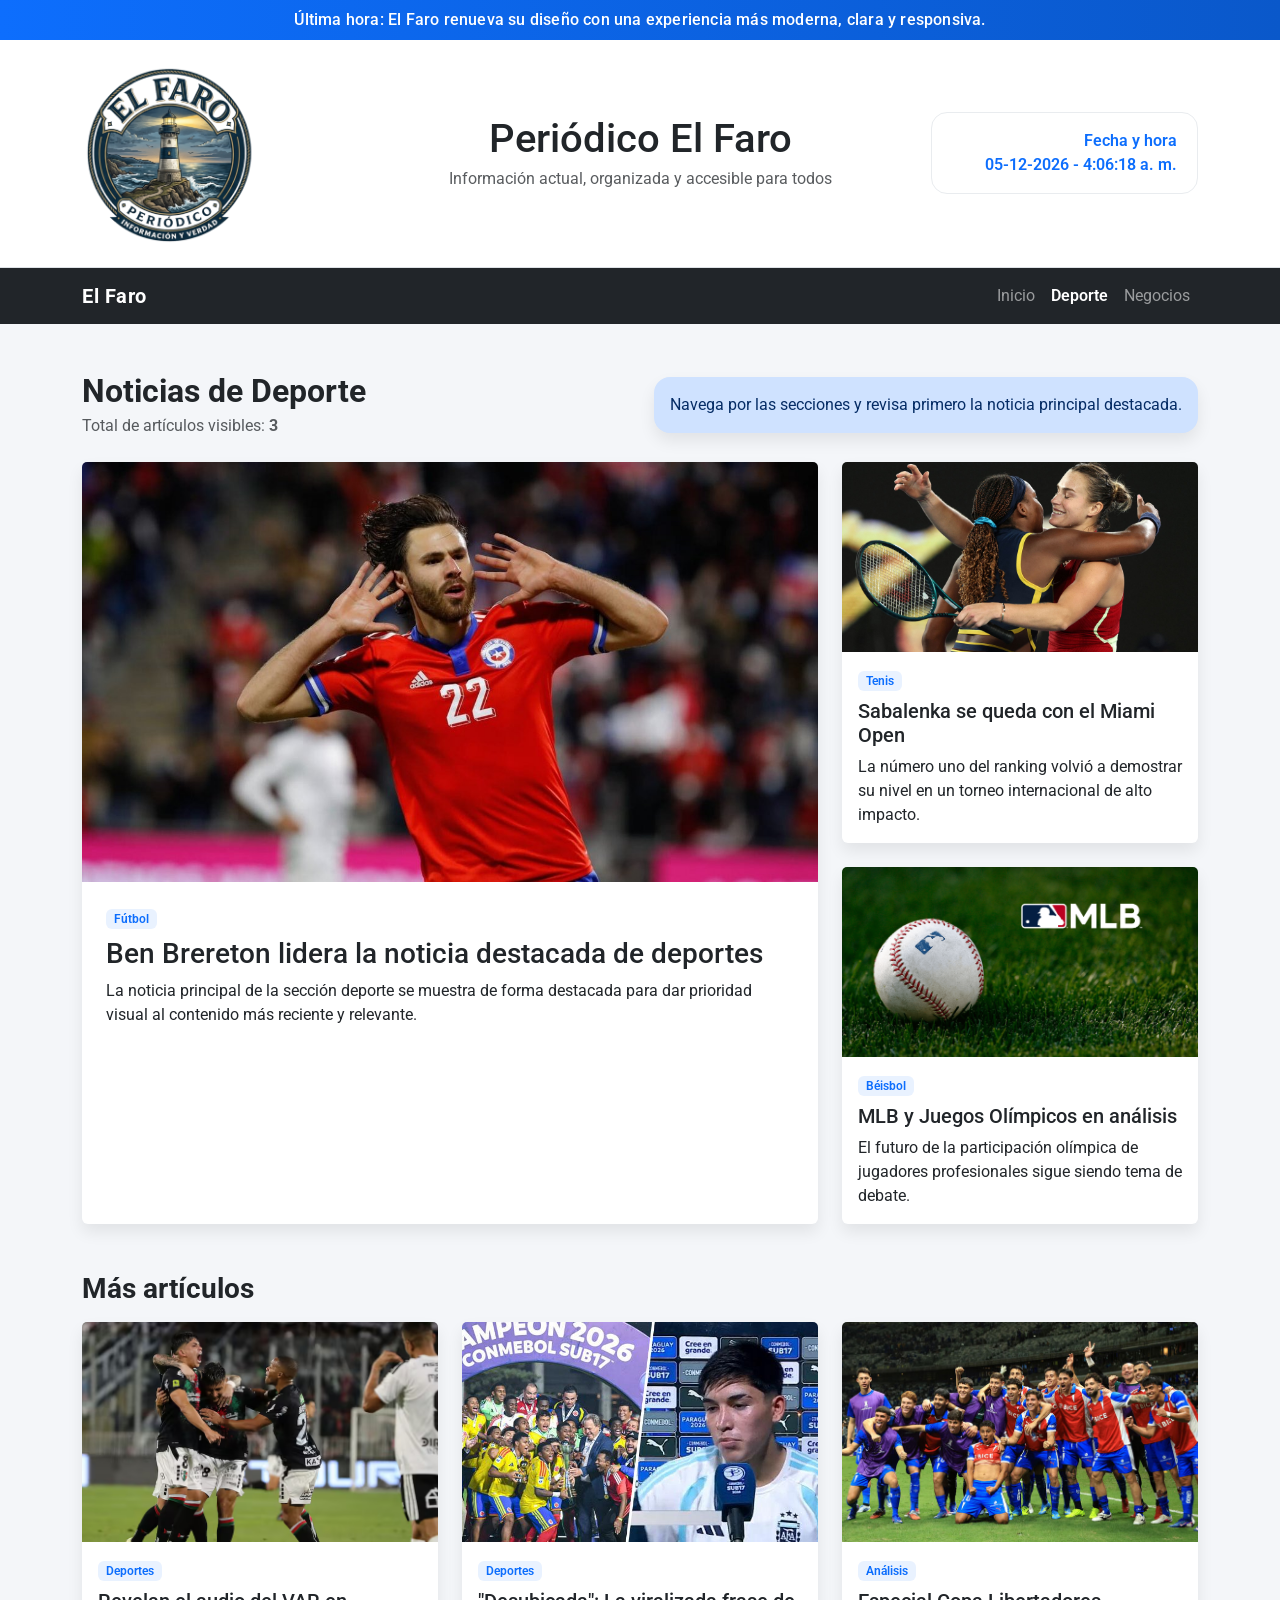
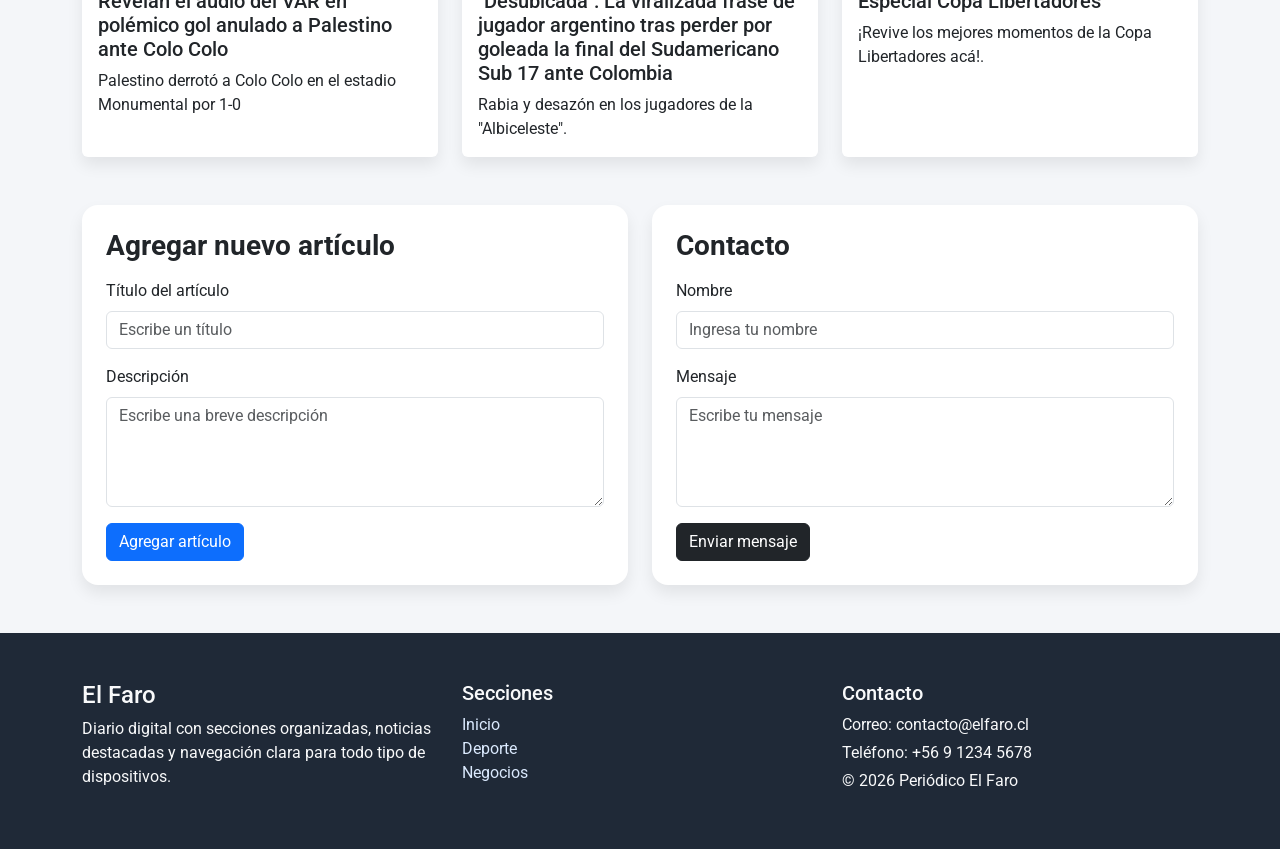
<file: deporte.html>
<!DOCTYPE html>
<html lang="es">
<head>
  <meta charset="UTF-8">
  <meta name="viewport" content="width=device-width, initial-scale=1">
  <title>El Faro - Deporte</title>
  <link rel="preconnect" href="https://fonts.googleapis.com">
  <link rel="preconnect" href="https://fonts.gstatic.com" crossorigin>
  <link href="https://fonts.googleapis.com/css2?family=Roboto:wght@400;500;700&display=swap" rel="stylesheet">
  <link href="https://cdn.jsdelivr.net/npm/bootstrap@5.3.3/dist/css/bootstrap.min.css" rel="stylesheet">
  <link rel="stylesheet" href="styles.css">
</head>
<body>
  <div class="top-alert py-2 text-center">
    Última hora: El Faro renueva su diseño con una experiencia más moderna, clara y responsiva.
  </div>

  <header class="site-header py-4">
    <div class="container">
      <div class="row align-items-center g-3">
        <div class="col-md-3 text-center text-md-start">
          <img src="faro.png" alt="Logo El Faro" class="logo-img img-fluid">
        </div>
        <div class="col-md-6 text-center">
          <h1 class="mb-1">Periódico El Faro</h1>
          <p class="mb-0 text-muted">Información actual, organizada y accesible para todos</p>
        </div>
        <div class="col-md-3 text-center text-md-end">
          <div class="info-box reloj-box">
            <div>Fecha y hora</div>
            <div id="reloj">Cargando...</div>
          </div>
        </div>
      </div>
    </div>
  </header>

  <nav class="navbar navbar-expand-lg navbar-dark bg-dark sticky-top">
    <div class="container">
      <a class="navbar-brand" href="index.html">El Faro</a>
      <button class="navbar-toggler" type="button" data-bs-toggle="collapse" data-bs-target="#menuPrincipal" aria-controls="menuPrincipal" aria-expanded="false" aria-label="Mostrar menú">
        <span class="navbar-toggler-icon"></span>
      </button>
      <div class="collapse navbar-collapse" id="menuPrincipal">
        <ul class="navbar-nav ms-auto">
          <li class="nav-item"><a class="nav-link " href="index.html">Inicio</a></li>
          <li class="nav-item"><a class="nav-link active fw-semibold" href="deporte.html">Deporte</a></li>
          <li class="nav-item"><a class="nav-link " href="negocios.html">Negocios</a></li>
        </ul>
      </div>
    </div>
  </nav>

  <main>
    <section class="container py-5">
      <div class="d-flex flex-column flex-lg-row justify-content-between align-items-lg-center mb-4 gap-3">
        <div>
          <h2 class="section-title mb-1">Noticias de Deporte</h2>
          <p class="text-muted mb-0">Total de artículos visibles: <strong id="contador">0</strong></p>
        </div>
        <div class="alert alert-primary mb-0 custom-shadow notice-card">
          Navega por las secciones y revisa primero la noticia principal destacada.
        </div>
      </div>

      <div class="row g-4">
        <div class="col-lg-8">
          <article class="card hero-card border-0 custom-shadow h-100">
            <img src="benbrereton.jpg" class="card-img-top" alt="Ben Brereton lidera la noticia destacada de deportes">
            <div class="card-body p-4">
              <span class="badge badge-category mb-2">Fútbol</span>
              <h3 class="card-title">Ben Brereton lidera la noticia destacada de deportes</h3>
              <p class="card-text">La noticia principal de la sección deporte se muestra de forma destacada para dar prioridad visual al contenido más reciente y relevante.</p>
            </div>
          </article>
        </div>
        <div class="col-lg-4">
          <div class="row g-4">
            <div class="col-sm-6 col-lg-12">
              
        <div class="card side-card h-100 custom-shadow border-0">
          <img src="arynavscoco.jpg" class="card-img-top" alt="Sabalenka se queda con el Miami Open">
          <div class="card-body">
            <span class="badge badge-category mb-2">Tenis</span>
            <h5 class="card-title">Sabalenka se queda con el Miami Open</h5>
            <p class="card-text">La número uno del ranking volvió a demostrar su nivel en un torneo internacional de alto impacto.</p>
          </div>
        </div>
        
            </div>
            <div class="col-sm-6 col-lg-12">
              
        <div class="card side-card h-100 custom-shadow border-0">
          <img src="mlb.png" class="card-img-top" alt="MLB y Juegos Olímpicos en análisis">
          <div class="card-body">
            <span class="badge badge-category mb-2">Béisbol</span>
            <h5 class="card-title">MLB y Juegos Olímpicos en análisis</h5>
            <p class="card-text">El futuro de la participación olímpica de jugadores profesionales sigue siendo tema de debate.</p>
          </div>
        </div>
        
            </div>
          </div>
        </div>
      </div>
    </section>

    <section class="container mb-5">
      <h3 class="section-title">Más artículos</h3>
      <div class="row g-4" id="contenedor-articulos">
        
        <div class="col-md-6 col-lg-4 article-item">
          <article class="card h-100 custom-shadow article-card border-0">
            <img src="palestino.avif" class="card-img-top" alt="Cobertura deportiva organizada">
            <div class="card-body">
              <span class="badge badge-category mb-2">Deportes</span>
              <h5 class="card-title">Revelan el audio del VAR en polémico gol anulado a Palestino ante Colo Colo</h5>
              <p class="card-text">Palestino derrotó a Colo Colo en el estadio Monumental por 1-0</p>
            </div>
          </article>
        </div>
        
        <div class="col-md-6 col-lg-4 article-item">
          <article class="card h-100 custom-shadow article-card border-0">
            <img src="sudamericano.jpg" class="card-img-top" alt="Responsividad en móviles y tablets">
            <div class="card-body">
              <span class="badge badge-category mb-2">Deportes</span>
              <h5 class="card-title">"Desubicada": La viralizada frase de jugador argentino tras perder por goleada la final del Sudamericano Sub 17 ante Colombia</h5>
              <p class="card-text">Rabia y desazón en los jugadores de la "Albiceleste".</p>
            </div>
          </article>
        </div>
        
        <div class="col-md-6 col-lg-4 article-item">
          <article class="card h-100 custom-shadow article-card border-0">
            <img src="libertadores.jpg" class="card-img-top" alt="Diseño más moderno para lectores">
            <div class="card-body">
              <span class="badge badge-category mb-2">Análisis</span>
              <h5 class="card-title">Especial Copa Libertadores</h5>
              <p class="card-text">¡Revive los mejores momentos de la Copa Libertadores acá!.</p>
            </div>
          </article>
        </div>
        
      </div>
    </section>

    

    <section class="container my-5 form-section">
      <div class="row g-4">
        <div class="col-lg-6">
          <div class="card h-100 custom-shadow">
            <div class="card-body p-4">
              <h3 class="section-title">Agregar nuevo artículo</h3>
              <div class="mb-3">
                <label for="titulo" class="form-label">Título del artículo</label>
                <input type="text" id="titulo" class="form-control" placeholder="Escribe un título">
              </div>
              <div class="mb-3">
                <label for="descripcion" class="form-label">Descripción</label>
                <textarea id="descripcion" class="form-control" rows="4" placeholder="Escribe una breve descripción"></textarea>
              </div>
              <button id="btn-agregar" class="btn btn-primary">Agregar artículo</button>
            </div>
          </div>
        </div>

        <div class="col-lg-6">
          <div class="card h-100 custom-shadow">
            <div class="card-body p-4">
              <h3 class="section-title">Contacto</h3>
              <div class="mb-3">
                <label for="nombre" class="form-label">Nombre</label>
                <input type="text" id="nombre" class="form-control" placeholder="Ingresa tu nombre">
              </div>
              <div class="mb-3">
                <label for="mensaje" class="form-label">Mensaje</label>
                <textarea id="mensaje" class="form-control" rows="4" placeholder="Escribe tu mensaje"></textarea>
              </div>
              <button id="btn-contacto" class="btn btn-dark">Enviar mensaje</button>
            </div>
          </div>
        </div>
      </div>
    </section>
  </main>

  <footer class="footer-large mt-5 py-5">
    <div class="container">
      <div class="row g-4">
        <div class="col-md-4">
          <h4>El Faro</h4>
          <p class="mb-0">Diario digital con secciones organizadas, noticias destacadas y navegación clara para todo tipo de dispositivos.</p>
        </div>
        <div class="col-md-4">
          <h5>Secciones</h5>
          <ul class="list-unstyled">
            <li><a href="index.html">Inicio</a></li>
            <li><a href="deporte.html">Deporte</a></li>
            <li><a href="negocios.html">Negocios</a></li>
          </ul>
        </div>
        <div class="col-md-4">
          <h5>Contacto</h5>
          <p class="mb-1">Correo: contacto@elfaro.cl</p>
          <p class="mb-1">Teléfono: +56 9 1234 5678</p>
          <p class="mb-0">© 2026 Periódico El Faro</p>
        </div>
      </div>
    </div>
  </footer>

  <script src="https://cdn.jsdelivr.net/npm/bootstrap@5.3.3/dist/js/bootstrap.bundle.min.js"></script>
  <script src="script.js"></script>
</body>
</html>
</file>
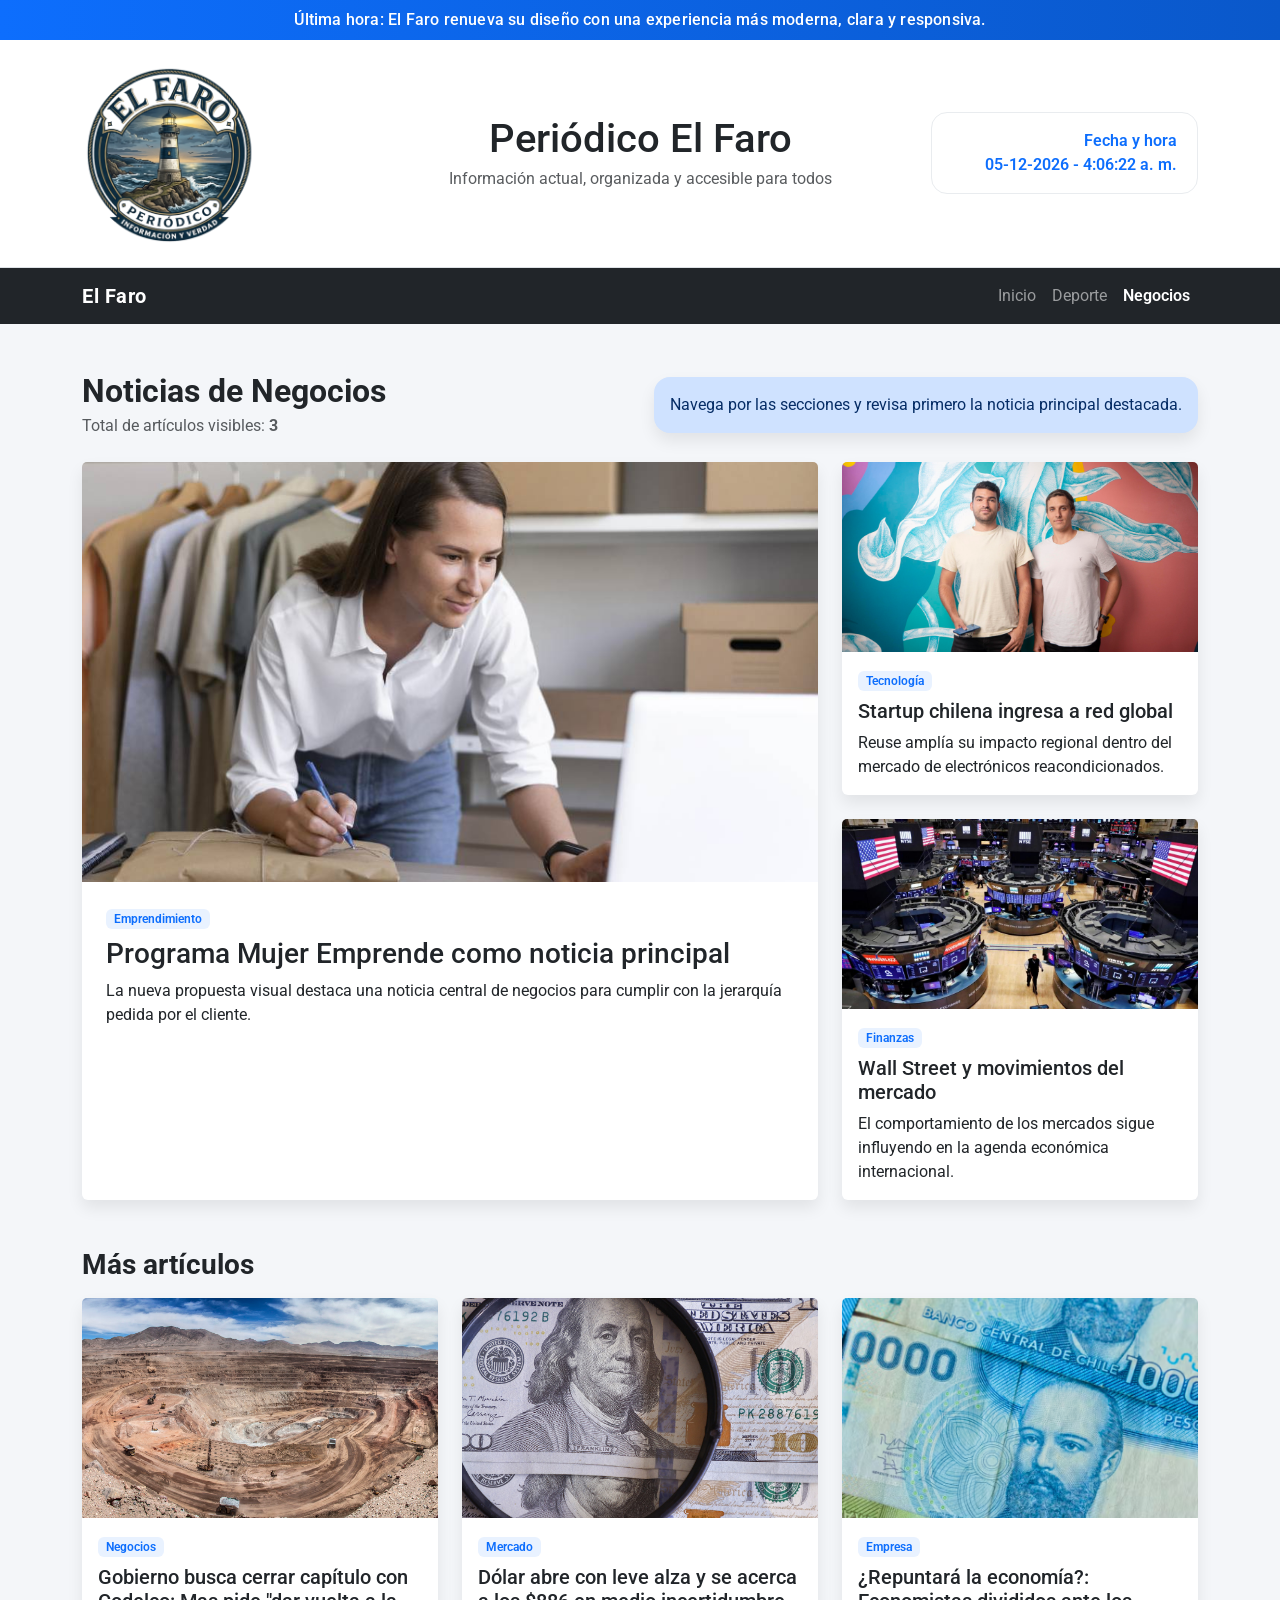
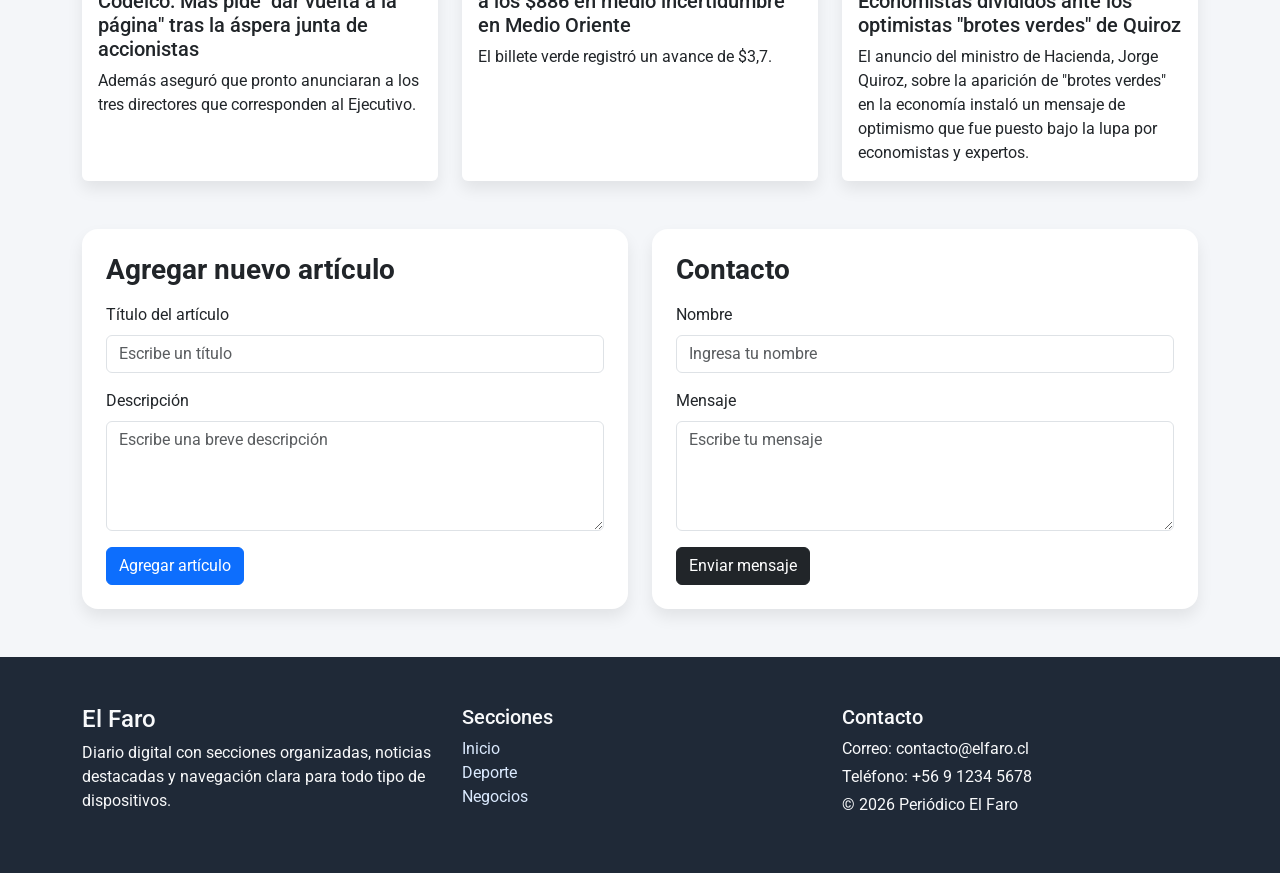
<file: negocios.html>
<!DOCTYPE html>
<html lang="es">
<head>
  <meta charset="UTF-8">
  <meta name="viewport" content="width=device-width, initial-scale=1">
  <title>El Faro - Negocios</title>
  <link rel="preconnect" href="https://fonts.googleapis.com">
  <link rel="preconnect" href="https://fonts.gstatic.com" crossorigin>
  <link href="https://fonts.googleapis.com/css2?family=Roboto:wght@400;500;700&display=swap" rel="stylesheet">
  <link href="https://cdn.jsdelivr.net/npm/bootstrap@5.3.3/dist/css/bootstrap.min.css" rel="stylesheet">
  <link rel="stylesheet" href="styles.css">
</head>
<body>
  <div class="top-alert py-2 text-center">
    Última hora: El Faro renueva su diseño con una experiencia más moderna, clara y responsiva.
  </div>

  <header class="site-header py-4">
    <div class="container">
      <div class="row align-items-center g-3">
        <div class="col-md-3 text-center text-md-start">
          <img src="faro.png" alt="Logo El Faro" class="logo-img img-fluid">
        </div>
        <div class="col-md-6 text-center">
          <h1 class="mb-1">Periódico El Faro</h1>
          <p class="mb-0 text-muted">Información actual, organizada y accesible para todos</p>
        </div>
        <div class="col-md-3 text-center text-md-end">
          <div class="info-box reloj-box">
            <div>Fecha y hora</div>
            <div id="reloj">Cargando...</div>
          </div>
        </div>
      </div>
    </div>
  </header>

  <nav class="navbar navbar-expand-lg navbar-dark bg-dark sticky-top">
    <div class="container">
      <a class="navbar-brand" href="index.html">El Faro</a>
      <button class="navbar-toggler" type="button" data-bs-toggle="collapse" data-bs-target="#menuPrincipal" aria-controls="menuPrincipal" aria-expanded="false" aria-label="Mostrar menú">
        <span class="navbar-toggler-icon"></span>
      </button>
      <div class="collapse navbar-collapse" id="menuPrincipal">
        <ul class="navbar-nav ms-auto">
          <li class="nav-item"><a class="nav-link " href="index.html">Inicio</a></li>
          <li class="nav-item"><a class="nav-link " href="deporte.html">Deporte</a></li>
          <li class="nav-item"><a class="nav-link active fw-semibold" href="negocios.html">Negocios</a></li>
        </ul>
      </div>
    </div>
  </nav>

  <main>
    <section class="container py-5">
      <div class="d-flex flex-column flex-lg-row justify-content-between align-items-lg-center mb-4 gap-3">
        <div>
          <h2 class="section-title mb-1">Noticias de Negocios</h2>
          <p class="text-muted mb-0">Total de artículos visibles: <strong id="contador">0</strong></p>
        </div>
        <div class="alert alert-primary mb-0 custom-shadow notice-card">
          Navega por las secciones y revisa primero la noticia principal destacada.
        </div>
      </div>

      <div class="row g-4">
        <div class="col-lg-8">
          <article class="card hero-card border-0 custom-shadow h-100">
            <img src="mujeremprende.jpg" class="card-img-top" alt="Programa Mujer Emprende como noticia principal">
            <div class="card-body p-4">
              <span class="badge badge-category mb-2">Emprendimiento</span>
              <h3 class="card-title">Programa Mujer Emprende como noticia principal</h3>
              <p class="card-text">La nueva propuesta visual destaca una noticia central de negocios para cumplir con la jerarquía pedida por el cliente.</p>
            </div>
          </article>
        </div>
        <div class="col-lg-4">
          <div class="row g-4">
            <div class="col-sm-6 col-lg-12">
              
        <div class="card side-card h-100 custom-shadow border-0">
          <img src="startup.png" class="card-img-top" alt="Startup chilena ingresa a red global">
          <div class="card-body">
            <span class="badge badge-category mb-2">Tecnología</span>
            <h5 class="card-title">Startup chilena ingresa a red global</h5>
            <p class="card-text">Reuse amplía su impacto regional dentro del mercado de electrónicos reacondicionados.</p>
          </div>
        </div>
        
            </div>
            <div class="col-sm-6 col-lg-12">
              
        <div class="card side-card h-100 custom-shadow border-0">
          <img src="wallstreet.jpg" class="card-img-top" alt="Wall Street y movimientos del mercado">
          <div class="card-body">
            <span class="badge badge-category mb-2">Finanzas</span>
            <h5 class="card-title">Wall Street y movimientos del mercado</h5>
            <p class="card-text">El comportamiento de los mercados sigue influyendo en la agenda económica internacional.</p>
          </div>
        </div>
        
            </div>
          </div>
        </div>
      </div>
    </section>

    <section class="container mb-5">
      <h3 class="section-title">Más artículos</h3>
      <div class="row g-4" id="contenedor-articulos">
        
        <div class="col-md-6 col-lg-4 article-item">
          <article class="card h-100 custom-shadow article-card border-0">
            <img src="codelco.jpg" class="card-img-top" alt="Organización visual de noticias económicas">
            <div class="card-body">
              <span class="badge badge-category mb-2">Negocios</span>
              <h5 class="card-title">Gobierno busca cerrar capítulo con Codelco: Mas pide "dar vuelta a la página" tras la áspera junta de accionistas</h5>
              <p class="card-text">Además aseguró que pronto anunciaran a los tres directores que corresponden al Ejecutivo.</p>
            </div>
          </article>
        </div>
        
        <div class="col-md-6 col-lg-4 article-item">
          <article class="card h-100 custom-shadow article-card border-0">
            <img src="dolar.jpg" class="card-img-top" alt="Uso de framework para mejorar interfaz">
            <div class="card-body">
              <span class="badge badge-category mb-2">Mercado</span>
              <h5 class="card-title">Dólar abre con leve alza y se acerca a los $886 en medio incertidumbre en Medio Oriente</h5>
              <p class="card-text">El billete verde registró un avance de $3,7.</p>
            </div>
          </article>
        </div>
        
        <div class="col-md-6 col-lg-4 article-item">
          <article class="card h-100 custom-shadow article-card border-0">
            <img src="repunte.avif" class="card-img-top" alt="Footer ampliado con mejor información">
            <div class="card-body">
              <span class="badge badge-category mb-2">Empresa</span>
              <h5 class="card-title">¿Repuntará la economía?: Economistas divididos ante los optimistas "brotes verdes" de Quiroz</h5>
              <p class="card-text">El anuncio del ministro de Hacienda, Jorge Quiroz, sobre la aparición de "brotes verdes" en la economía instaló un mensaje de optimismo que fue puesto bajo la lupa por economistas y expertos.</p>
            </div>
          </article>
        </div>
        
      </div>
    </section>

    

    <section class="container my-5 form-section">
      <div class="row g-4">
        <div class="col-lg-6">
          <div class="card h-100 custom-shadow">
            <div class="card-body p-4">
              <h3 class="section-title">Agregar nuevo artículo</h3>
              <div class="mb-3">
                <label for="titulo" class="form-label">Título del artículo</label>
                <input type="text" id="titulo" class="form-control" placeholder="Escribe un título">
              </div>
              <div class="mb-3">
                <label for="descripcion" class="form-label">Descripción</label>
                <textarea id="descripcion" class="form-control" rows="4" placeholder="Escribe una breve descripción"></textarea>
              </div>
              <button id="btn-agregar" class="btn btn-primary">Agregar artículo</button>
            </div>
          </div>
        </div>

        <div class="col-lg-6">
          <div class="card h-100 custom-shadow">
            <div class="card-body p-4">
              <h3 class="section-title">Contacto</h3>
              <div class="mb-3">
                <label for="nombre" class="form-label">Nombre</label>
                <input type="text" id="nombre" class="form-control" placeholder="Ingresa tu nombre">
              </div>
              <div class="mb-3">
                <label for="mensaje" class="form-label">Mensaje</label>
                <textarea id="mensaje" class="form-control" rows="4" placeholder="Escribe tu mensaje"></textarea>
              </div>
              <button id="btn-contacto" class="btn btn-dark">Enviar mensaje</button>
            </div>
          </div>
        </div>
      </div>
    </section>
  </main>

  <footer class="footer-large mt-5 py-5">
    <div class="container">
      <div class="row g-4">
        <div class="col-md-4">
          <h4>El Faro</h4>
          <p class="mb-0">Diario digital con secciones organizadas, noticias destacadas y navegación clara para todo tipo de dispositivos.</p>
        </div>
        <div class="col-md-4">
          <h5>Secciones</h5>
          <ul class="list-unstyled">
            <li><a href="index.html">Inicio</a></li>
            <li><a href="deporte.html">Deporte</a></li>
            <li><a href="negocios.html">Negocios</a></li>
          </ul>
        </div>
        <div class="col-md-4">
          <h5>Contacto</h5>
          <p class="mb-1">Correo: contacto@elfaro.cl</p>
          <p class="mb-1">Teléfono: +56 9 1234 5678</p>
          <p class="mb-0">© 2026 Periódico El Faro</p>
        </div>
      </div>
    </div>
  </footer>

  <script src="https://cdn.jsdelivr.net/npm/bootstrap@5.3.3/dist/js/bootstrap.bundle.min.js"></script>
  <script src="script.js"></script>
</body>
</html>
</file>
<file: styles.css>
body {
  font-family: 'Roboto', sans-serif;
  background: #f4f6f9;
  color: #212529;
}

.top-alert {
  background: linear-gradient(90deg, #0d6efd, #0a58ca);
  color: white;
  font-weight: 500;
  letter-spacing: 0.2px;
}

.site-header {
  background: white;
  border-bottom: 1px solid #dee2e6;
}

.logo-img {
  max-width: 180px;
  height: auto;
}

.hero-card img,
.side-card img,
.article-card img {
  object-fit: cover;
}

.hero-card img {
  height: 420px;
}

.side-card img {
  height: 190px;
}

.article-card img {
  height: 220px;
}

.section-title {
  font-weight: 700;
  margin-bottom: 1rem;
}

.custom-shadow {
  box-shadow: 0 0.5rem 1rem rgba(0,0,0,0.08);
}

.info-box {
  background: white;
  border-radius: 1rem;
  padding: 1rem 1.25rem;
  border: 1px solid #e9ecef;
}

.footer-large {
  background: #1f2937;
  color: #f8f9fa;
}

.footer-large a {
  color: #dbeafe;
  text-decoration: none;
}

.footer-large a:hover {
  text-decoration: underline;
}

.form-section .card,
.counter-card,
.notice-card {
  border: none;
  border-radius: 1rem;
}

.navbar-brand {
  font-weight: 700;
  letter-spacing: 0.5px;
}

.badge-category {
  background: #e9f2ff;
  color: #0d6efd;
  font-weight: 600;
}

.reloj-box {
  font-weight: 600;
  color: #0d6efd;
}

@media (max-width: 991.98px) {
  .hero-card img {
    height: 280px;
  }

  .side-card img,
  .article-card img {
    height: 200px;
  }
}
</file>
